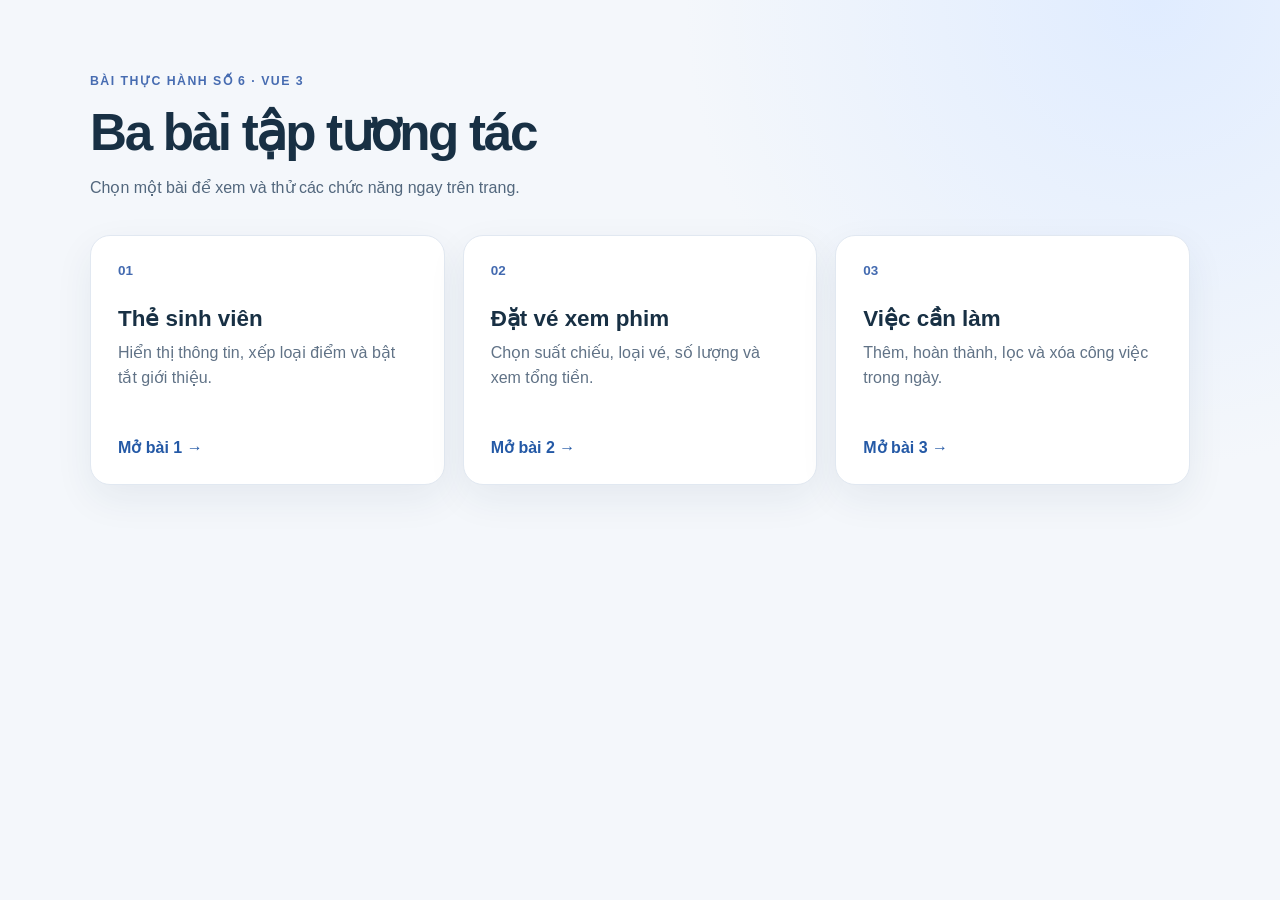
<file: Buoi_6/index.html>
<!doctype html>
<html lang="vi">
<head>
  <meta charset="UTF-8">
  <meta name="viewport" content="width=device-width, initial-scale=1">
  <title>Bài thực hành 6 - Vue 3</title>
  <link rel="stylesheet" href="style.css">
</head>
<body>
  <main class="shell">
    <p class="eyebrow">Bài thực hành số 6 · Vue 3</p>
    <h1>Ba bài tập tương tác</h1>
    <p class="lead">Chọn một bài để xem và thử các chức năng ngay trên trang.</p>
    <div class="home-grid">
      <a class="lesson-card" href="bai1.html"><span class="lesson-number">01</span><h2>Thẻ sinh viên</h2><p>Hiển thị thông tin, xếp loại điểm và bật tắt giới thiệu.</p><span class="card-action">Mở bài 1 →</span></a>
      <a class="lesson-card" href="bai2.html"><span class="lesson-number">02</span><h2>Đặt vé xem phim</h2><p>Chọn suất chiếu, loại vé, số lượng và xem tổng tiền.</p><span class="card-action">Mở bài 2 →</span></a>
      <a class="lesson-card" href="bai3.html"><span class="lesson-number">03</span><h2>Việc cần làm</h2><p>Thêm, hoàn thành, lọc và xóa công việc trong ngày.</p><span class="card-action">Mở bài 3 →</span></a>
    </div>
  </main>
</body>
</html>
</file>
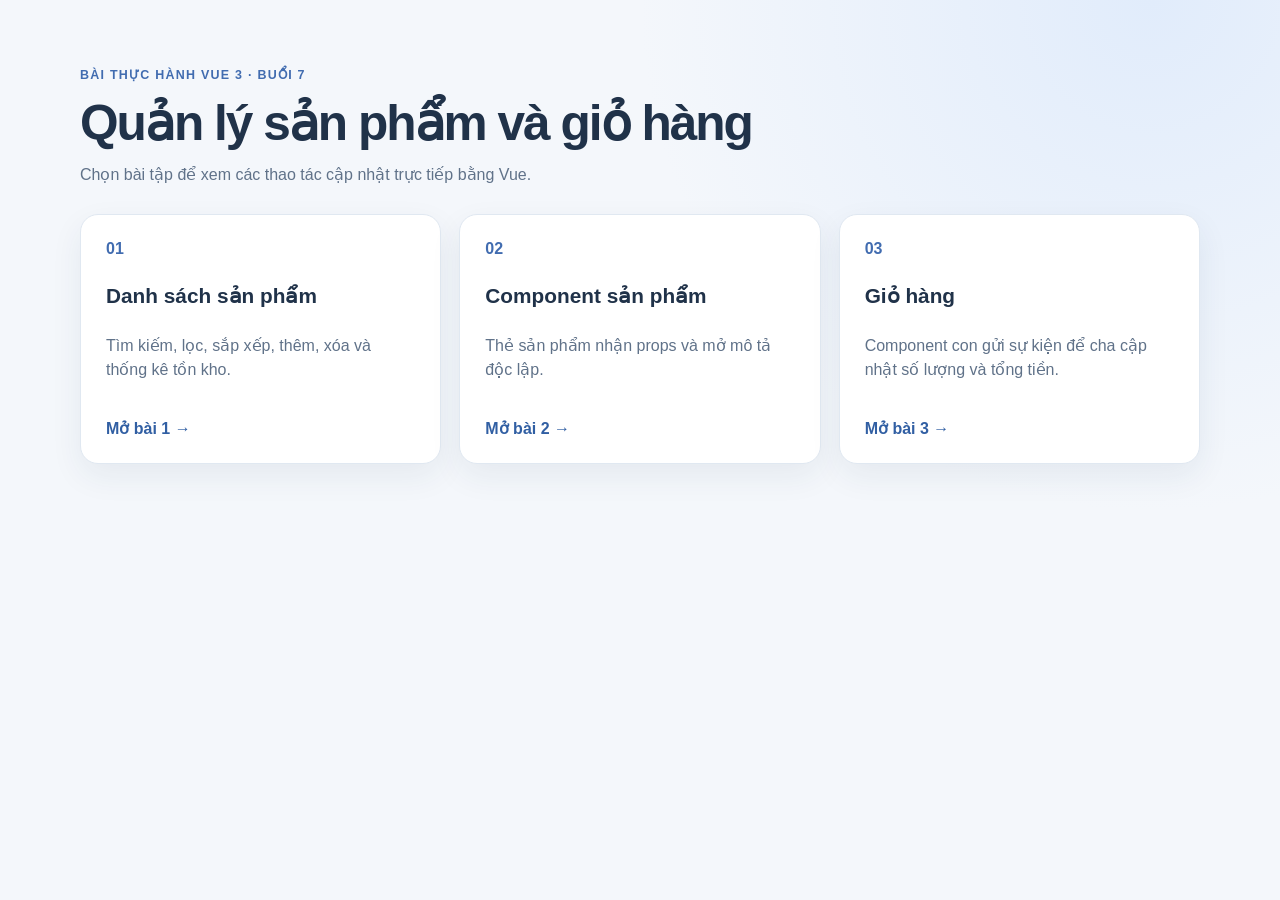
<file: Buoi_7/index.html>
<!doctype html>
<html lang="vi">
<head>
  <meta charset="UTF-8">
  <meta name="viewport" content="width=device-width, initial-scale=1">
  <title>Buổi 7 - Thực hành Vue 3</title>
  <link rel="stylesheet" href="style.css">
</head>
<body>
  <main class="container">
    <p class="eyebrow">Bài thực hành Vue 3 · Buổi 7</p>
    <h1>Quản lý sản phẩm và giỏ hàng</h1>
    <p class="lead">Chọn bài tập để xem các thao tác cập nhật trực tiếp bằng Vue.</p>
    <div class="lesson-grid">
      <a class="lesson" href="bai1.html"><span class="lesson-num">01</span><h2>Danh sách sản phẩm</h2><p>Tìm kiếm, lọc, sắp xếp, thêm, xóa và thống kê tồn kho.</p><strong>Mở bài 1 →</strong></a>
      <a class="lesson" href="bai2.html"><span class="lesson-num">02</span><h2>Component sản phẩm</h2><p>Thẻ sản phẩm nhận props và mở mô tả độc lập.</p><strong>Mở bài 2 →</strong></a>
      <a class="lesson" href="bai3.html"><span class="lesson-num">03</span><h2>Giỏ hàng</h2><p>Component con gửi sự kiện để cha cập nhật số lượng và tổng tiền.</p><strong>Mở bài 3 →</strong></a>
    </div>
  </main>
</body>
</html>
</file>
<file: Buoi_6/style.css>
:root { font-family: Inter, "Segoe UI", Arial, sans-serif; color: #183044; background: #f4f7fb; }
* { box-sizing: border-box; }
body { margin: 0; min-height: 100vh; background: radial-gradient(circle at 90% 0, #e0ecff, transparent 32%), #f4f7fb; }
[v-cloak] { display: none; }
.shell { width: min(1100px, calc(100% - 36px)); margin: 0 auto; padding: 72px 0 96px; }
.narrow { max-width: 750px; }
.eyebrow { color: #476cb1; font-weight: 800; letter-spacing: .12em; text-transform: uppercase; font-size: .77rem; margin: 0 0 12px; }
h1 { margin: 0 0 14px; font-size: clamp(2rem, 5vw, 3.2rem); letter-spacing: -.045em; line-height: 1.12; }
h2 { margin: 0 0 8px; font-size: 1.4rem; }
p { line-height: 1.6; }
.lead { color: #52677d; margin: 0 0 30px; }
.muted { color: #5d7082; }
.home-grid { display: grid; grid-template-columns: repeat(3, 1fr); gap: 18px; margin-top: 34px; }
.lesson-card, .panel { background: #fff; border: 1px solid #e1e8f1; border-radius: 20px; box-shadow: 0 14px 38px rgba(26, 53, 92, .07); }
.lesson-card { min-height: 250px; padding: 27px; color: inherit; text-decoration: none; display: flex; flex-direction: column; transition: transform .16s, box-shadow .16s; }
.lesson-card:hover { transform: translateY(-4px); box-shadow: 0 19px 45px rgba(26, 53, 92, .13); }
.lesson-card p { color: #607286; margin: 0; }
.lesson-number { font-size: .84rem; font-weight: 800; color: #436ab0; margin-bottom: 27px; }
.card-action { margin-top: auto; padding-top: 24px; font-weight: 700; color: #2459a6; }
.back-link { display: inline-block; margin-bottom: 34px; color: #3562a9; text-decoration: none; font-weight: 700; }
.back-link:hover { text-decoration: underline; }
.panel { padding: 30px; margin-top: 28px; }
.student-card { display: flex; gap: 32px; align-items: flex-start; }
.avatar { width: 160px; height: 160px; border-radius: 26px; flex: none; }
.student-details p { margin: 7px 0; }
.badge { display: inline-flex; padding: 3px 12px; border-radius: 999px; font-weight: 700; }
.rank-good { color: #0b6845; background: #d9f4e6; }
.rank-fair { color: #1756a2; background: #dceafe; }
.rank-average { color: #916016; background: #fff0cb; }
.rank-low { color: #a33333; background: #fde5e5; }
.status { font-weight: 700; }
.active { color: #168055; }
.inactive { color: #a34d3e; }
.intro { padding: 14px 18px; background: #f4f7fb; border-radius: 10px; }
button, input, select { font: inherit; }
button { border: 0; border-radius: 10px; padding: 11px 19px; background: #2e61ad; color: white; font-weight: 700; cursor: pointer; }
button:hover:not(:disabled) { background: #1f4e94; }
button:disabled { opacity: .48; cursor: not-allowed; }
.secondary { background: #eaf0f8; color: #2c568e; }
.secondary:hover:not(:disabled) { background: #dbe7f6; }
.form-stack { display: flex; flex-direction: column; gap: 11px; }
.form-stack > label:not(.choice), legend { font-weight: 700; }
input[type="text"], input[type="number"], select { width: 100%; border: 1px solid #bdcad9; border-radius: 10px; padding: 11px 13px; background: #fff; color: #1b3046; }
input:focus-visible, select:focus-visible, button:focus-visible, a:focus-visible { outline: 3px solid #9fc5ff; outline-offset: 2px; }
fieldset { border: 1px solid #dae3ed; border-radius: 12px; margin: 5px 0; padding: 14px 18px; }
.choice { display: flex; align-items: center; gap: 10px; padding: 6px 0; cursor: pointer; }
.choice input, .task-label input { width: 18px; height: 18px; accent-color: #2e61ad; flex: none; }
.quantity-row { display: flex; align-items: center; gap: 10px; width: min(260px, 100%); }
.quantity-row input { text-align: center; }
.square { padding: 8px 14px; font-size: 1.25rem; }
.combo { margin: 5px 0 8px; }
.total { display: flex; justify-content: space-between; align-items: center; border-top: 1px solid #e4eaf2; padding: 22px 0 12px; }
.total strong { color: #1d5b9c; font-size: 1.6rem; }
.actions { display: flex; gap: 10px; flex-wrap: wrap; }
.confirmation { border-color: #bde6cc; background: #f3fff7; }
.confirmation h2 { color: #147645; }
.confirmation p { margin: 7px 0; }
.error { color: #ad2d2d; margin: -4px 0 5px; }
.add-row { display: flex; gap: 10px; }
.add-row input { flex: 1; min-width: 0; }
.stats { display: flex; flex-wrap: wrap; gap: 10px 24px; margin: 23px 0 18px; color: #536a7d; }
.stats strong { color: #213b59; }
.filters { display: flex; flex-wrap: wrap; gap: 8px; }
.filter-button { padding: 8px 13px; background: #ecf1f8; color: #47617d; font-weight: 600; }
.filter-button.selected { background: #2e61ad; color: #fff; }
.task-list { padding: 0; margin: 18px 0 20px; list-style: none; border-top: 1px solid #e5ebf2; }
.task-item { display: flex; align-items: center; justify-content: space-between; gap: 12px; border-bottom: 1px solid #e5ebf2; padding: 12px 0; }
.task-label { display: flex; align-items: center; gap: 12px; overflow-wrap: anywhere; cursor: pointer; }
.completed { text-decoration: line-through; color: #8996a6; }
.delete-button { background: transparent; color: #a33939; padding: 7px 10px; flex: none; }
.delete-button:hover:not(:disabled) { background: #fbe9e9; }
.empty-state { background: #f5f8fc; color: #627487; text-align: center; padding: 26px; border-radius: 12px; margin: 20px 0; }
.clear-button { margin-top: 2px; }
.sr-only { position: absolute; width: 1px; height: 1px; padding: 0; margin: -1px; overflow: hidden; clip: rect(0, 0, 0, 0); white-space: nowrap; border: 0; }
@media (max-width: 740px) { .home-grid { grid-template-columns: 1fr; } .lesson-card { min-height: 210px; } .student-card { flex-direction: column; } .shell { padding-top: 38px; } .panel { padding: 22px; } }
</file>
<file: Buoi_7/style.css>
:root { font-family: Inter, "Segoe UI", Arial, sans-serif; color: #203249; background: #f4f7fb; }
* { box-sizing: border-box; }
body { margin: 0; min-height: 100vh; background: radial-gradient(circle at 90% 0, #e1ecfb, transparent 35%), #f4f7fb; }
[v-cloak] { display: none; }
.container { width: min(1120px, calc(100% - 36px)); margin: auto; padding: 55px 0 90px; }
.slim { max-width: 780px; }
.back { display: inline-block; margin-bottom: 30px; color: #315fa3; font-weight: 700; text-decoration: none; }
.back:hover { text-decoration: underline; }
.eyebrow { color: #416cb0; font-weight: 800; letter-spacing: .1em; text-transform: uppercase; font-size: .78rem; }
h1 { margin: 10px 0; font-size: clamp(2rem, 5vw, 3.1rem); letter-spacing: -.04em; line-height: 1.15; }
h2 { margin: 0 0 10px; font-size: 1.3rem; }
.lead { color: #607289; margin: 0 0 26px; line-height: 1.6; }
.muted { color: #6c7f90; }
.panel, .lesson, .product-card { background: #fff; border: 1px solid #e0e8f1; border-radius: 18px; box-shadow: 0 12px 32px rgba(30, 53, 92, .07); }
.panel { margin-top: 22px; padding: 26px; }
.lesson-grid, .product-grid { display: grid; grid-template-columns: repeat(3, 1fr); gap: 18px; }
.lesson { display: flex; min-height: 250px; padding: 25px; flex-direction: column; color: inherit; text-decoration: none; transition: transform .15s; }
.lesson:hover { transform: translateY(-4px); }
.lesson p { line-height: 1.55; color: #607289; }
.lesson strong { margin-top: auto; color: #315fa3; }
.lesson-num { color: #416cb0; font-weight: 800; margin-bottom: 26px; }
.state-pill, .stock { display: inline-block; border-radius: 99px; padding: 4px 10px; font-size: .82rem; font-weight: 700; white-space: nowrap; }
.state-pill, .in-stock { background: #dcf3e6; color: #176d47; }
.out-of-stock { background: #fde9e7; color: #a33d37; }
.controls { display: grid; grid-template-columns: 1.5fr 1fr 1fr; gap: 14px; }
.controls label, .add-form label { font-weight: 700; font-size: .88rem; }
input, select, button { font: inherit; }
input, select { display: block; width: 100%; border: 1px solid #bdcbdc; border-radius: 10px; padding: 11px 12px; margin-top: 7px; color: #203249; background: #fff; }
input:focus-visible, select:focus-visible, button:focus-visible, a:focus-visible { outline: 3px solid #a4c8fc; outline-offset: 2px; }
button { background: #315fa8; color: #fff; border: 0; border-radius: 9px; padding: 10px 15px; font-weight: 700; cursor: pointer; }
button:hover:not(:disabled) { background: #244d8d; }
button:disabled { opacity: .5; cursor: not-allowed; }
.secondary { background: #e9f0fa; color: #315b92; }
.secondary:hover:not(:disabled) { background: #d9e6f6; }
.danger-text { background: transparent; color: #a33d37; padding: 6px 8px; }
.danger-text:hover:not(:disabled) { background: #fde9e7; }
.notice { color: #365a86; background: #eaf2ff; padding: 11px 14px; border-radius: 10px; }
.error { color: #a33333; margin: 12px 0 0; }
.summary { display: flex; flex-wrap: wrap; justify-content: space-between; gap: 12px 25px; margin: 24px 0 16px; color: #5a6c80; }
.summary strong { color: #244a82; }
.table-scroll { overflow-x: auto; }
table { width: 100%; border-collapse: collapse; min-width: 800px; }
th, td { padding: 13px 10px; text-align: left; border-bottom: 1px solid #e6ecf3; }
th { color: #65778a; font-size: .8rem; text-transform: uppercase; letter-spacing: .03em; background: #f6f8fb; }
.empty { text-align: center; color: #718298; padding: 32px; }
.add-form { display: grid; grid-template-columns: 1.5fr 1fr 1fr 1fr auto; gap: 13px; align-items: end; }
.add-form button { min-height: 43px; }
.product-grid { grid-template-columns: repeat(2, 1fr); }
.product-card { overflow: hidden; }
.product-image { width: 100%; height: 210px; object-fit: cover; background: #e8eef8; }
.product-content { padding: 22px; }
.product-head { display: flex; justify-content: space-between; align-items: flex-start; gap: 8px; }
.product-head h2 { margin: 0; }
.price { color: #225595; font-size: 1.35rem; font-weight: 800; margin: 14px 0 4px; }
.description { background: #f3f7fc; padding: 12px; border-radius: 8px; line-height: 1.5; }
.card-actions { display: flex; gap: 8px; flex-wrap: wrap; margin-top: 20px; }
.cart-head, .cart-row, .cart-summary { display: flex; justify-content: space-between; gap: 20px; }
.cart-head { color: #718298; font-weight: 700; font-size: .85rem; padding-bottom: 12px; }
.cart-row { padding: 20px 0; border-top: 1px solid #e5ebf2; }
.cart-row h2 { margin-bottom: 5px; }
.cart-row p { margin: 0 0 14px; }
.row-end { display: flex; flex-direction: column; align-items: flex-end; gap: 10px; white-space: nowrap; }
.quantity-controls { display: flex; gap: 12px; align-items: center; }
.small { padding: 5px 11px; font-size: 1.1rem; }
.cart-summary { padding: 15px 0; border-top: 1px solid #e5ebf2; }
.grand-total { color: #225595; font-size: 1.3rem; }
@media (max-width: 840px) { .add-form { grid-template-columns: repeat(2, 1fr); } .controls { grid-template-columns: 1fr 1fr; } }
@media (max-width: 620px) { .container { padding-top: 35px; } .lesson-grid, .product-grid, .controls, .add-form { grid-template-columns: 1fr; } .panel { padding: 18px; } .product-head { flex-wrap: wrap; } .cart-row { gap: 10px; } }
</file>
